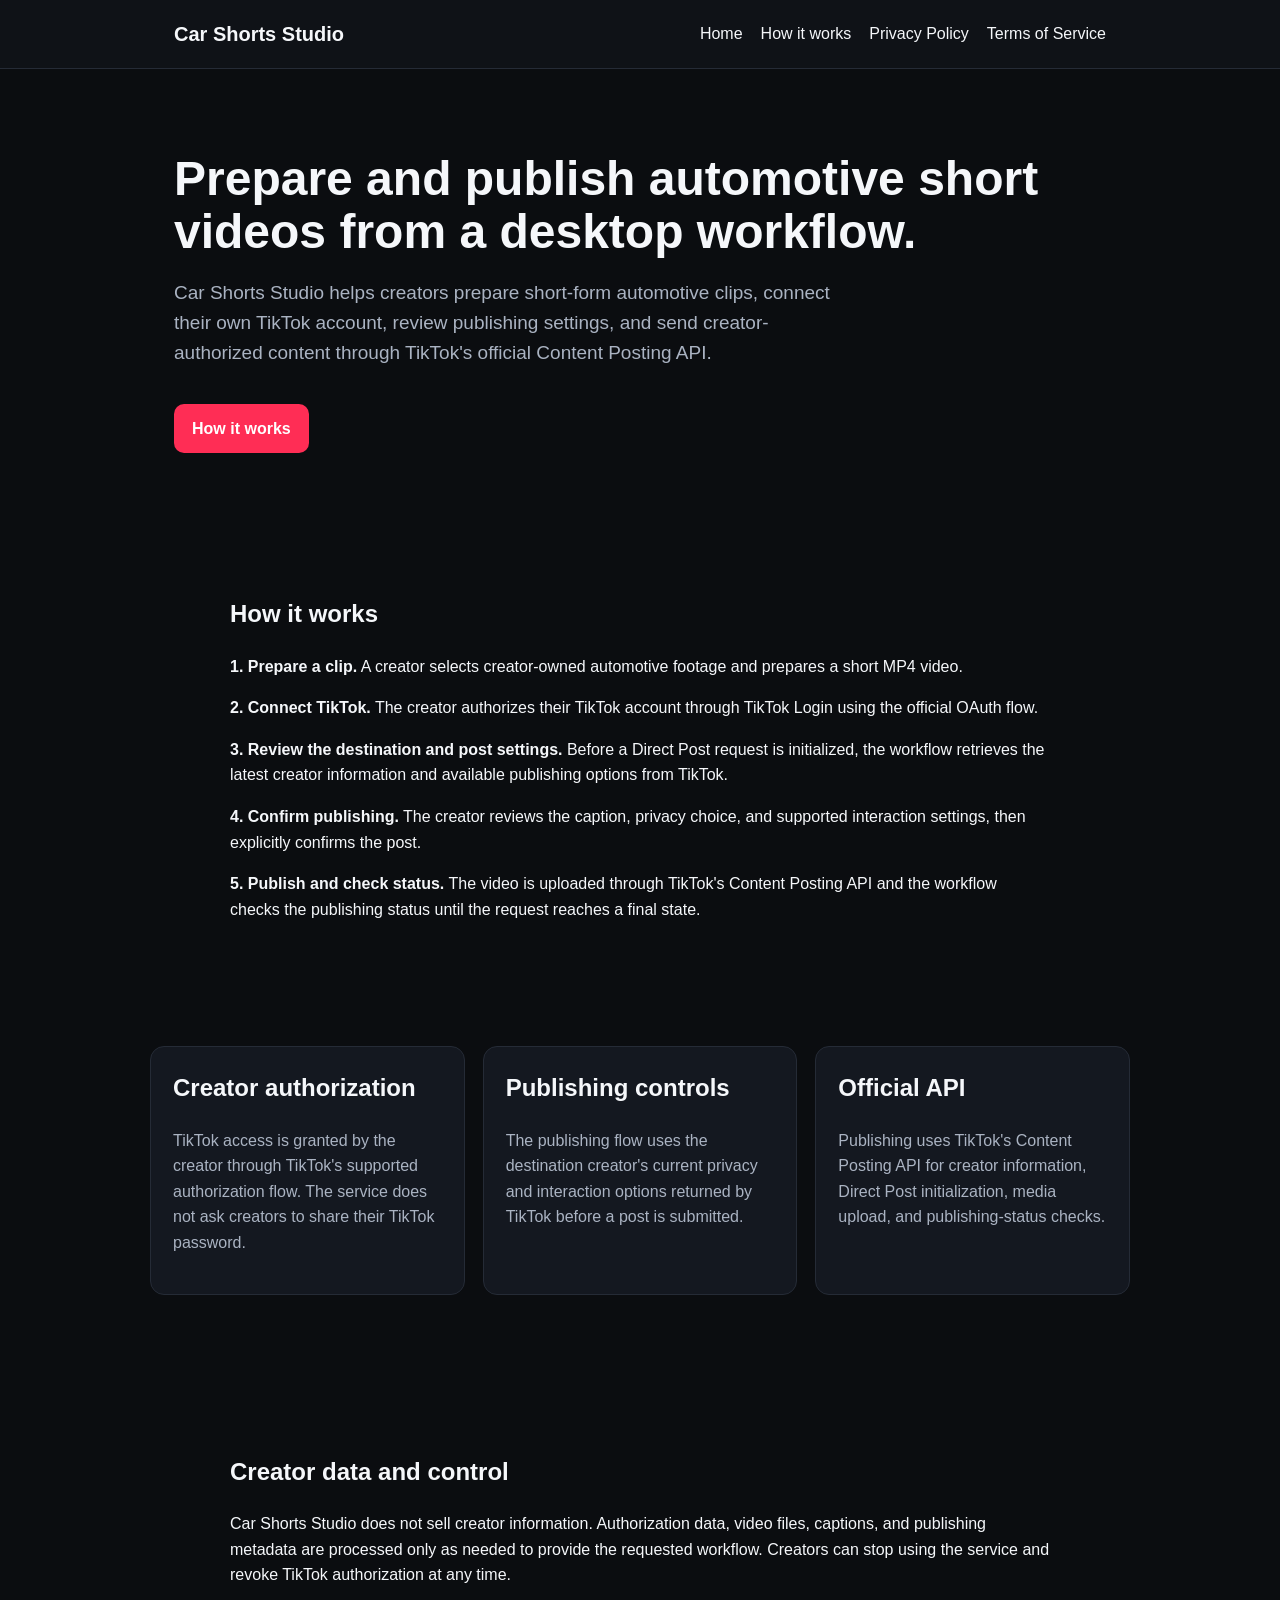
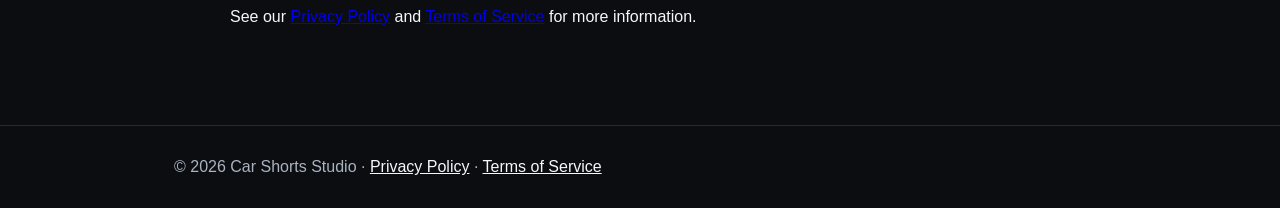
<file: index.html>
<!doctype html>
<html lang="en">
<head>
<meta charset="utf-8">
<meta name="viewport" content="width=device-width,initial-scale=1">
<title>Car Shorts Studio</title>
<meta name="description" content="Car Shorts Studio is a desktop creator workflow for preparing and publishing short-form automotive videos to an authorized TikTok account.">
<link rel="stylesheet" href="style.css">
</head>
<body>
<header><div class="wrap"><nav>
<div class="brand">Car Shorts Studio</div>
<div><a href="index.html">Home</a><a href="#how">How it works</a><a href="privacy.html">Privacy Policy</a><a href="terms.html">Terms of Service</a></div>
</nav></div></header>
<main>
<section class="hero"><div class="wrap">
<h1>Prepare and publish automotive short videos from a desktop workflow.</h1>
<p>Car Shorts Studio helps creators prepare short-form automotive clips, connect their own TikTok account, review publishing settings, and send creator-authorized content through TikTok's official Content Posting API.</p>
<a class="button" href="#how">How it works</a>
</div></section>

<section id="how"><div class="wrap content">
<h2>How it works</h2>
<p><strong>1. Prepare a clip.</strong> A creator selects creator-owned automotive footage and prepares a short MP4 video.</p>
<p><strong>2. Connect TikTok.</strong> The creator authorizes their TikTok account through TikTok Login using the official OAuth flow.</p>
<p><strong>3. Review the destination and post settings.</strong> Before a Direct Post request is initialized, the workflow retrieves the latest creator information and available publishing options from TikTok.</p>
<p><strong>4. Confirm publishing.</strong> The creator reviews the caption, privacy choice, and supported interaction settings, then explicitly confirms the post.</p>
<p><strong>5. Publish and check status.</strong> The video is uploaded through TikTok's Content Posting API and the workflow checks the publishing status until the request reaches a final state.</p>
</div></section>

<section><div class="wrap grid">
<div class="card"><h2>Creator authorization</h2><p class="muted">TikTok access is granted by the creator through TikTok's supported authorization flow. The service does not ask creators to share their TikTok password.</p></div>
<div class="card"><h2>Publishing controls</h2><p class="muted">The publishing flow uses the destination creator's current privacy and interaction options returned by TikTok before a post is submitted.</p></div>
<div class="card"><h2>Official API</h2><p class="muted">Publishing uses TikTok's Content Posting API for creator information, Direct Post initialization, media upload, and publishing-status checks.</p></div>
</div></section>

<section><div class="wrap content">
<h2>Creator data and control</h2>
<p>Car Shorts Studio does not sell creator information. Authorization data, video files, captions, and publishing metadata are processed only as needed to provide the requested workflow. Creators can stop using the service and revoke TikTok authorization at any time.</p>
<p>See our <a href="privacy.html">Privacy Policy</a> and <a href="terms.html">Terms of Service</a> for more information.</p>
</div></section>
</main>
<footer><div class="wrap">© 2026 Car Shorts Studio · <a href="privacy.html">Privacy Policy</a> · <a href="terms.html">Terms of Service</a></div></footer>
</body>
</html>
</file>
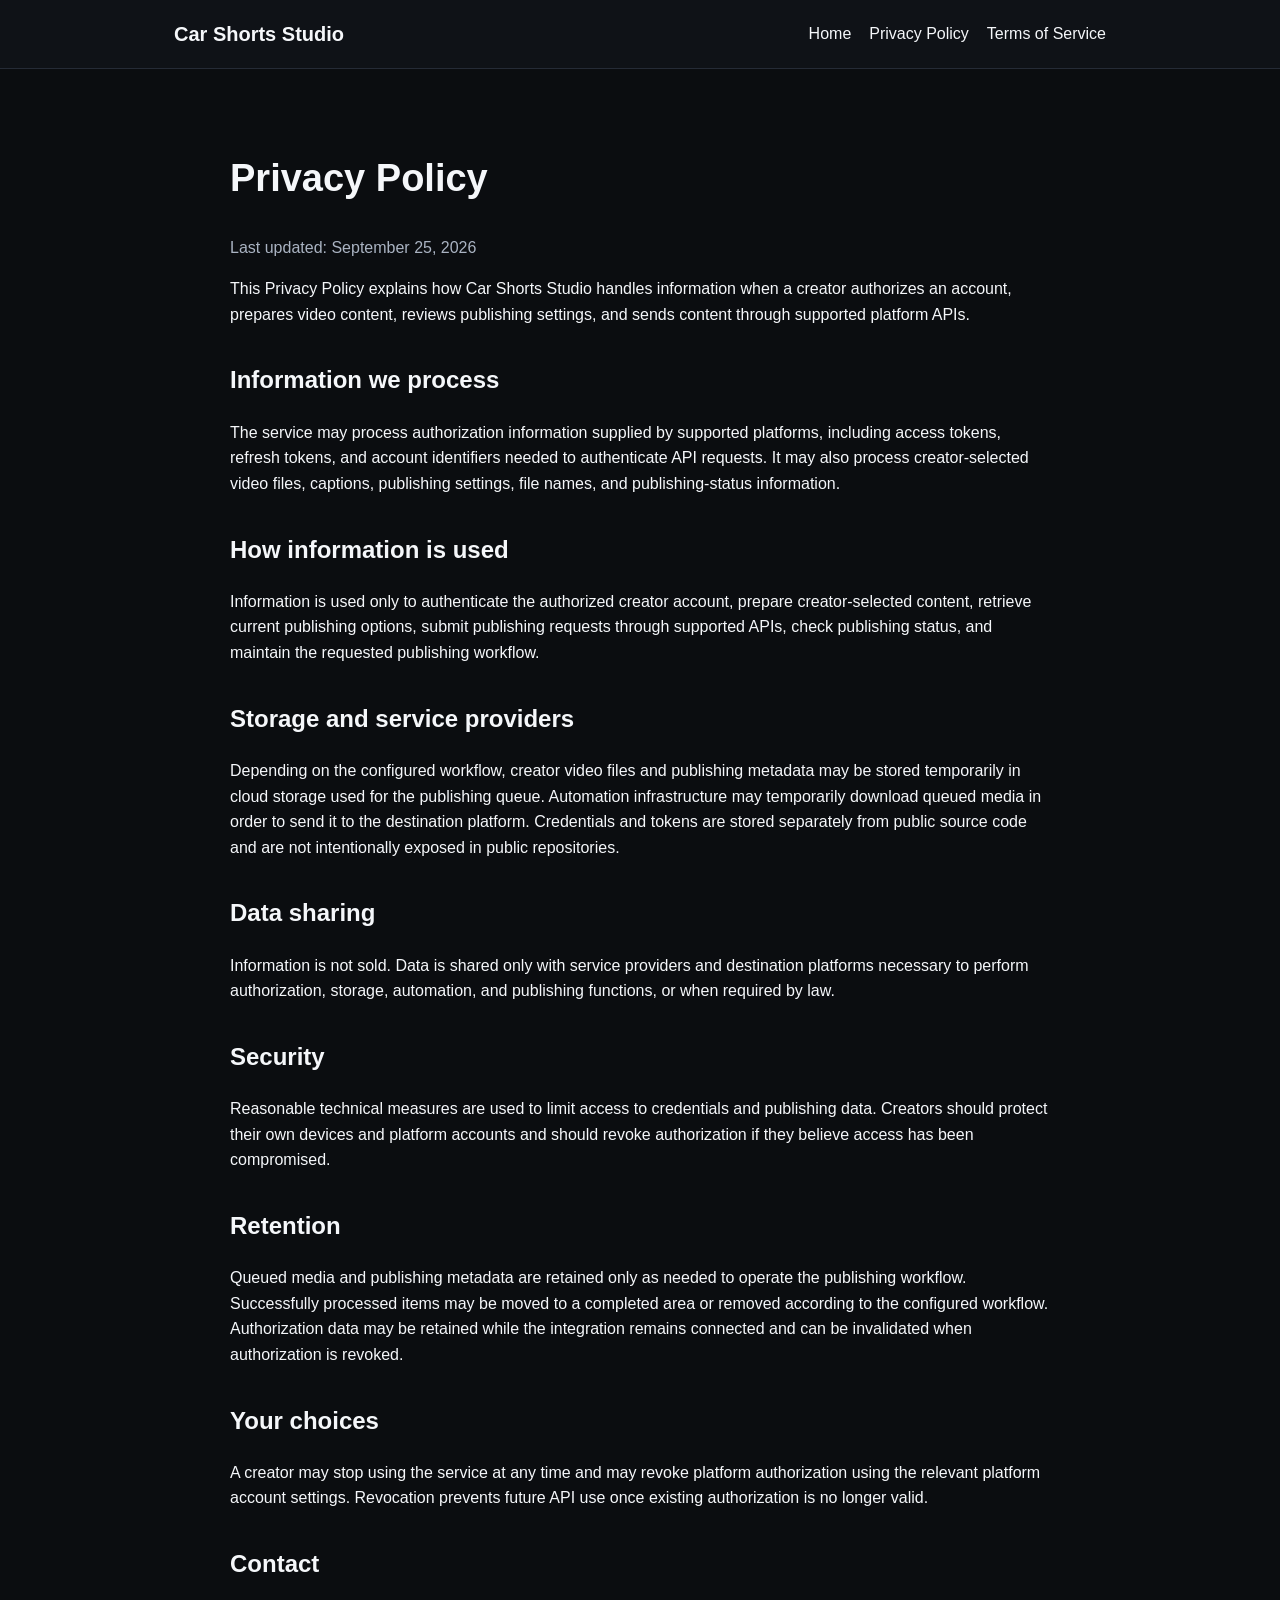
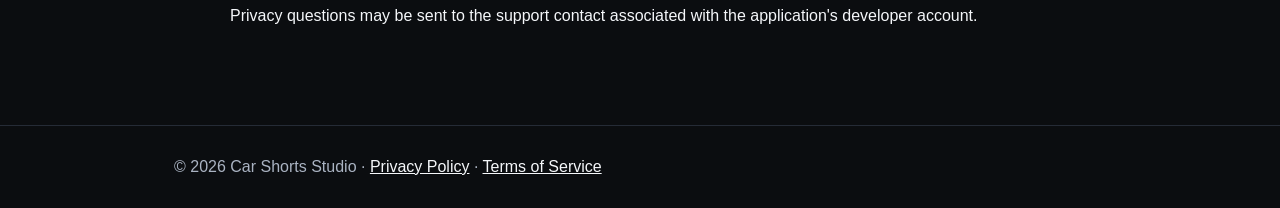
<file: privacy.html>
<!doctype html>
<html lang="en">
<head>
<meta charset="utf-8">
<meta name="viewport" content="width=device-width,initial-scale=1">
<title>Privacy Policy | Car Shorts Studio</title>
<link rel="stylesheet" href="style.css">
</head>
<body>
<header><div class="wrap"><nav>
<div class="brand">Car Shorts Studio</div>
<div><a href="index.html">Home</a><a href="privacy.html">Privacy Policy</a><a href="terms.html">Terms of Service</a></div>
</nav></div></header>
<main><div class="wrap content">
<h1>Privacy Policy</h1>
<p class="muted">Last updated: September 25, 2026</p>
<p>This Privacy Policy explains how Car Shorts Studio handles information when a creator authorizes an account, prepares video content, reviews publishing settings, and sends content through supported platform APIs.</p>

<h2>Information we process</h2>
<p>The service may process authorization information supplied by supported platforms, including access tokens, refresh tokens, and account identifiers needed to authenticate API requests. It may also process creator-selected video files, captions, publishing settings, file names, and publishing-status information.</p>

<h2>How information is used</h2>
<p>Information is used only to authenticate the authorized creator account, prepare creator-selected content, retrieve current publishing options, submit publishing requests through supported APIs, check publishing status, and maintain the requested publishing workflow.</p>

<h2>Storage and service providers</h2>
<p>Depending on the configured workflow, creator video files and publishing metadata may be stored temporarily in cloud storage used for the publishing queue. Automation infrastructure may temporarily download queued media in order to send it to the destination platform. Credentials and tokens are stored separately from public source code and are not intentionally exposed in public repositories.</p>

<h2>Data sharing</h2>
<p>Information is not sold. Data is shared only with service providers and destination platforms necessary to perform authorization, storage, automation, and publishing functions, or when required by law.</p>

<h2>Security</h2>
<p>Reasonable technical measures are used to limit access to credentials and publishing data. Creators should protect their own devices and platform accounts and should revoke authorization if they believe access has been compromised.</p>

<h2>Retention</h2>
<p>Queued media and publishing metadata are retained only as needed to operate the publishing workflow. Successfully processed items may be moved to a completed area or removed according to the configured workflow. Authorization data may be retained while the integration remains connected and can be invalidated when authorization is revoked.</p>

<h2>Your choices</h2>
<p>A creator may stop using the service at any time and may revoke platform authorization using the relevant platform account settings. Revocation prevents future API use once existing authorization is no longer valid.</p>

<h2>Contact</h2>
<p>Privacy questions may be sent to the support contact associated with the application's developer account.</p>
</div></main>
<footer><div class="wrap">© 2026 Car Shorts Studio · <a href="privacy.html">Privacy Policy</a> · <a href="terms.html">Terms of Service</a></div></footer>
</body>
</html>
</file>
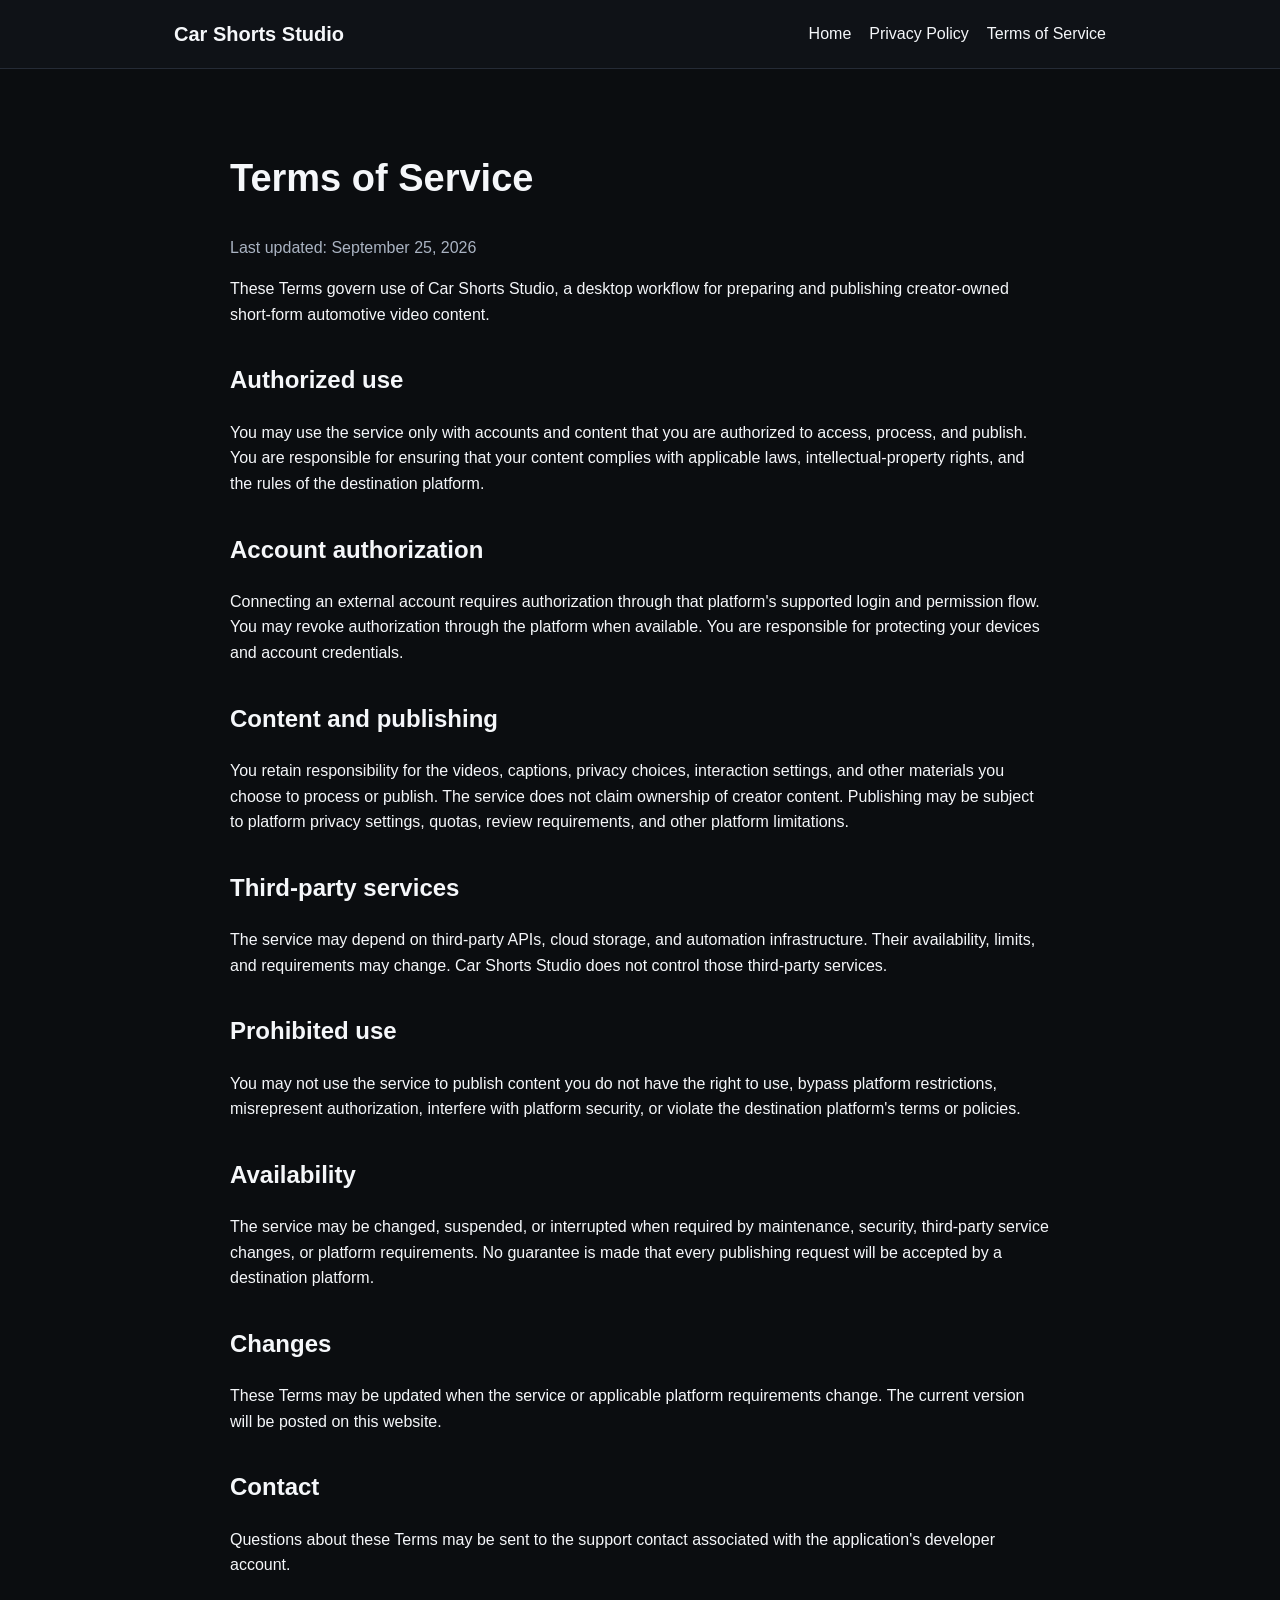
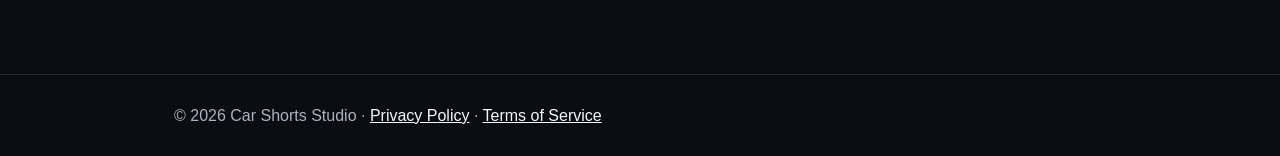
<file: terms.html>
<!doctype html>
<html lang="en">
<head>
<meta charset="utf-8">
<meta name="viewport" content="width=device-width,initial-scale=1">
<title>Terms of Service | Car Shorts Studio</title>
<link rel="stylesheet" href="style.css">
</head>
<body>
<header><div class="wrap"><nav>
<div class="brand">Car Shorts Studio</div>
<div><a href="index.html">Home</a><a href="privacy.html">Privacy Policy</a><a href="terms.html">Terms of Service</a></div>
</nav></div></header>
<main><div class="wrap content">
<h1>Terms of Service</h1>
<p class="muted">Last updated: September 25, 2026</p>
<p>These Terms govern use of Car Shorts Studio, a desktop workflow for preparing and publishing creator-owned short-form automotive video content.</p>

<h2>Authorized use</h2>
<p>You may use the service only with accounts and content that you are authorized to access, process, and publish. You are responsible for ensuring that your content complies with applicable laws, intellectual-property rights, and the rules of the destination platform.</p>

<h2>Account authorization</h2>
<p>Connecting an external account requires authorization through that platform's supported login and permission flow. You may revoke authorization through the platform when available. You are responsible for protecting your devices and account credentials.</p>

<h2>Content and publishing</h2>
<p>You retain responsibility for the videos, captions, privacy choices, interaction settings, and other materials you choose to process or publish. The service does not claim ownership of creator content. Publishing may be subject to platform privacy settings, quotas, review requirements, and other platform limitations.</p>

<h2>Third-party services</h2>
<p>The service may depend on third-party APIs, cloud storage, and automation infrastructure. Their availability, limits, and requirements may change. Car Shorts Studio does not control those third-party services.</p>

<h2>Prohibited use</h2>
<p>You may not use the service to publish content you do not have the right to use, bypass platform restrictions, misrepresent authorization, interfere with platform security, or violate the destination platform's terms or policies.</p>

<h2>Availability</h2>
<p>The service may be changed, suspended, or interrupted when required by maintenance, security, third-party service changes, or platform requirements. No guarantee is made that every publishing request will be accepted by a destination platform.</p>

<h2>Changes</h2>
<p>These Terms may be updated when the service or applicable platform requirements change. The current version will be posted on this website.</p>

<h2>Contact</h2>
<p>Questions about these Terms may be sent to the support contact associated with the application's developer account.</p>
</div></main>
<footer><div class="wrap">© 2026 Car Shorts Studio · <a href="privacy.html">Privacy Policy</a> · <a href="terms.html">Terms of Service</a></div></footer>
</body>
</html>
</file>
<file: style.css>
:root{
  --bg:#0b0d10; --card:#141820; --text:#f5f7fa; --muted:#aab3c2; --accent:#ff2d55;
  --line:#252b36;
}
*{box-sizing:border-box}
body{margin:0;font-family:Arial,Helvetica,sans-serif;background:var(--bg);color:var(--text);line-height:1.6}
header{border-bottom:1px solid var(--line);background:#0f1217}
.wrap{max-width:980px;margin:auto;padding:0 24px}
nav{display:flex;justify-content:space-between;align-items:center;padding:18px 0}
.brand{font-weight:700;font-size:20px}
nav a{color:var(--text);text-decoration:none;margin-left:18px}
.hero{padding:84px 0 54px}
.hero h1{font-size:48px;line-height:1.1;margin:0 0 18px}
.hero p{max-width:680px;color:var(--muted);font-size:19px}
.button{display:inline-block;margin-top:16px;padding:12px 18px;border-radius:10px;background:var(--accent);color:white;text-decoration:none;font-weight:700}
.grid{display:grid;grid-template-columns:repeat(auto-fit,minmax(230px,1fr));gap:18px;padding:28px 0 70px}
.card{background:var(--card);border:1px solid var(--line);border-radius:14px;padding:22px}
.card h2,.card h3{margin-top:0}
.muted{color:var(--muted)}
.content{padding:54px 0 80px;max-width:820px}
.content h1{font-size:38px}
.content h2{margin-top:34px}
footer{border-top:1px solid var(--line);padding:28px 0;color:var(--muted)}
footer a{color:var(--text)}
@media (max-width:650px){.hero h1{font-size:36px} nav{align-items:flex-start;gap:12px;flex-direction:column} nav a{margin:0 14px 0 0}}
</file>
